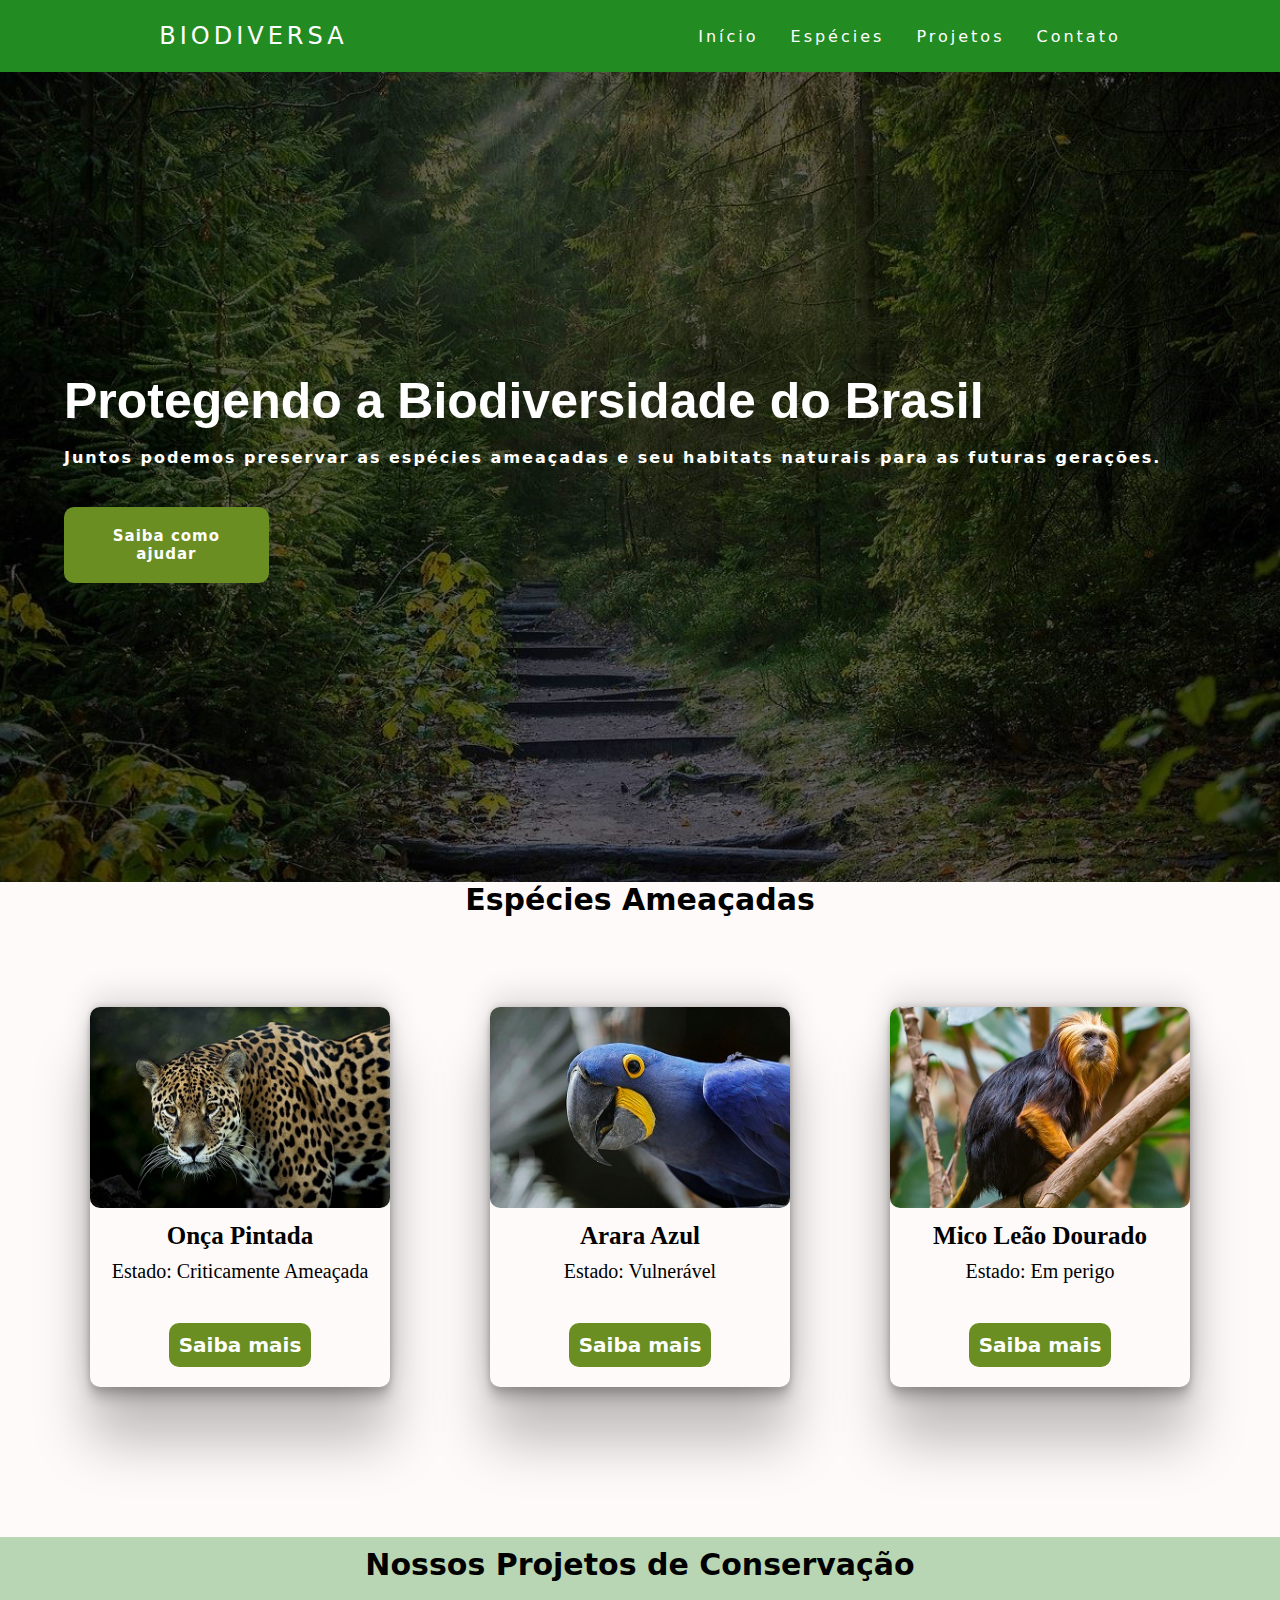
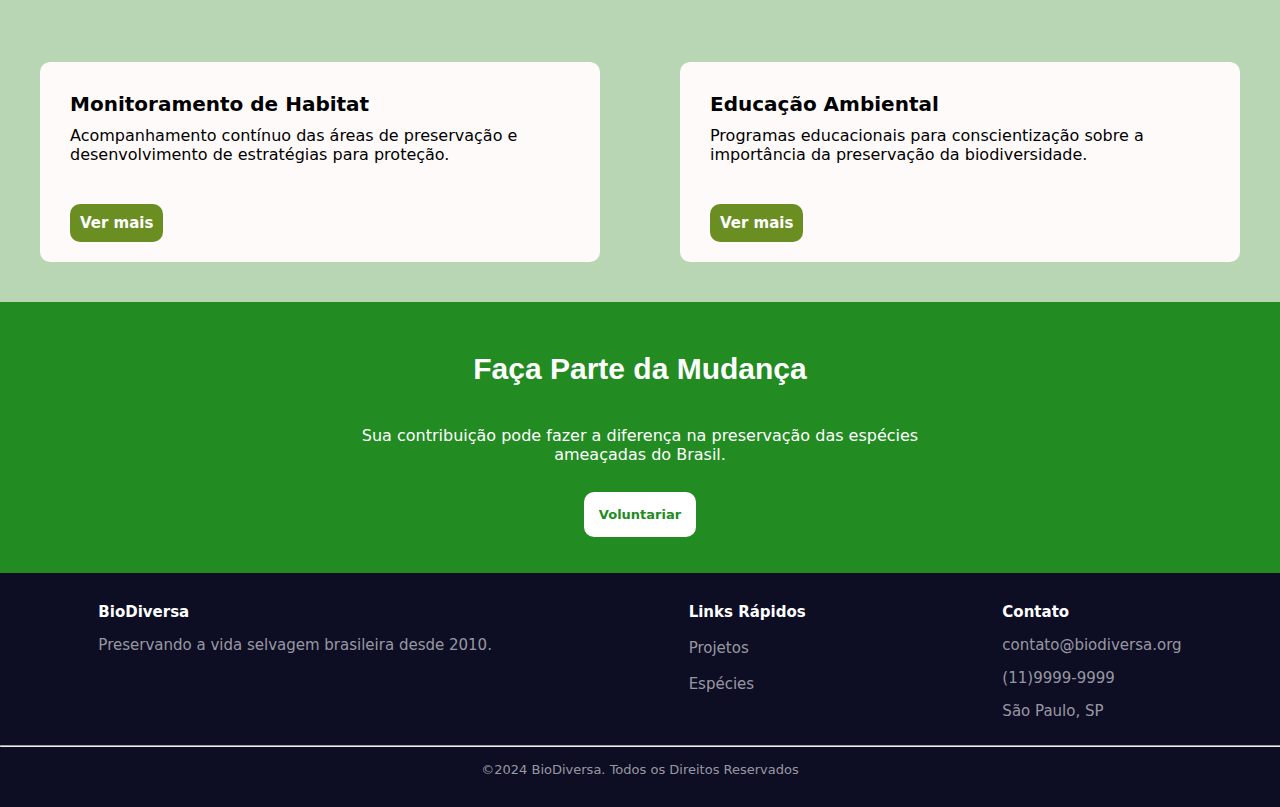
<file: index.html>
<!DOCTYPE html>
<html lang="pt-br">
<head>
    <meta charset="UTF-8">
    <meta name="viewport" content="width=device-width, initial-scale=1.0">
    <link rel="stylesheet" href="css/estilo.css">
    <title>BioDiversa - Início</title>
</head>
<body>
    <header>
        <nav>
          <a class="logo" href="/">BioDiversa</a>
          <ul class="nav-list">
            <li><a href="index.html">Início</a></li>
            <li><a href="especies.html">Espécies</a></li>
            <li><a href="projetos.html">Projetos</a></li>
            <li><a href="contato.html">Contato</a></li>
          </ul>
        </nav>
      </header>

      <div class="wrapper">
        <main>
          <section class="module parallax parallax-1">
            <h1>Protegendo a Biodiversidade do Brasil</h1><br>
            <p id="inicio">Juntos podemos preservar as espécies ameaçadas e seu habitats naturais para as futuras gerações.</p>
            <button class="comoajudar"><a href="projetos.html">Saiba como ajudar</a></button>
          </section>
    
          <section class="module content">
            <div>
              <h2>Espécies Ameaçadas</h2>
            <div class="main">
              <div class="card card1">
                <img src="imagens/onca.jpg">
                <h1>Onça Pintada</h1>
                <p>Estado: Criticamente Ameaçada</p>
                <button class="btn"><a href="especies.html">Saiba mais</a></button>
              </div>
              <div class="card card2">
                <img src="imagens/arara.jpg">
                <h1>Arara Azul</h1>
                <p>Estado: Vulnerável</p>
                <button class="btn"><a href="especies.html">Saiba mais</a></button>
              </div>
              <div class="card card3">
                <img src="imagens/micoleao.jpg">
                <h1>Mico Leão Dourado</h1>
                <p>Estado: Em perigo</p>
                <button class="btn"><a href="especies.html">Saiba mais</a></button>
              </div>
            </div>
            <div class="conservacao">
              <h2>Nossos Projetos de Conservação</h2>
              <div class="main">
                <div class="card4">
                  <h1>Monitoramento de Habitat</h1>
                  <p>Acompanhamento contínuo das áreas de preservação e desenvolvimento de estratégias para proteção.</p>
                  <button class="btn2"><a href="projetos.html">Ver mais</a></button>
                </div>
                <div class="card5">
                  <h1>Educação Ambiental</h1>
                  <p>Programas educacionais para conscientização sobre a importância da preservação da biodiversidade.</p>
                  <button class="btn2"><a href="projetos.html">Ver mais</a></button>
                </div>
              </div>
            </div>
            <div class="voluntariar">
              <h2>Faça Parte da Mudança</h2>
              <p>Sua contribuição pode fazer a diferença na preservação das espécies<br> ameaçadas do Brasil.</p>
              <a class="btn3" href="contato.html">Voluntariar</a>
            </div>
            </div>
          </section>   
        </main>
      </div>
      <footer class="footer">
        <div class="container">
          <div class="biodiversa">
            <h3>BioDiversa</h3>
            <p>Preservando a vida selvagem brasileira desde 2010.</p>
          </div>
          <div class="links">
            <h3>Links Rápidos</h3><br>
            <a href="projetos.html">Projetos</a><br><br>
            <a href="especies.html">Espécies</a>
          </div>
          <div class="contato">
            <h3>Contato</h3>
            <p>contato@biodiversa.org</p>
            <p>(11)9999-9999</p>
            <p>São Paulo, SP</p>
          </div>
        </div>
        <hr width="100%" align="horizontal">
        <p class="copy">&copy;2024 BioDiversa. Todos os Direitos Reservados</p>
      </footer>
</body>
</html>
</file>
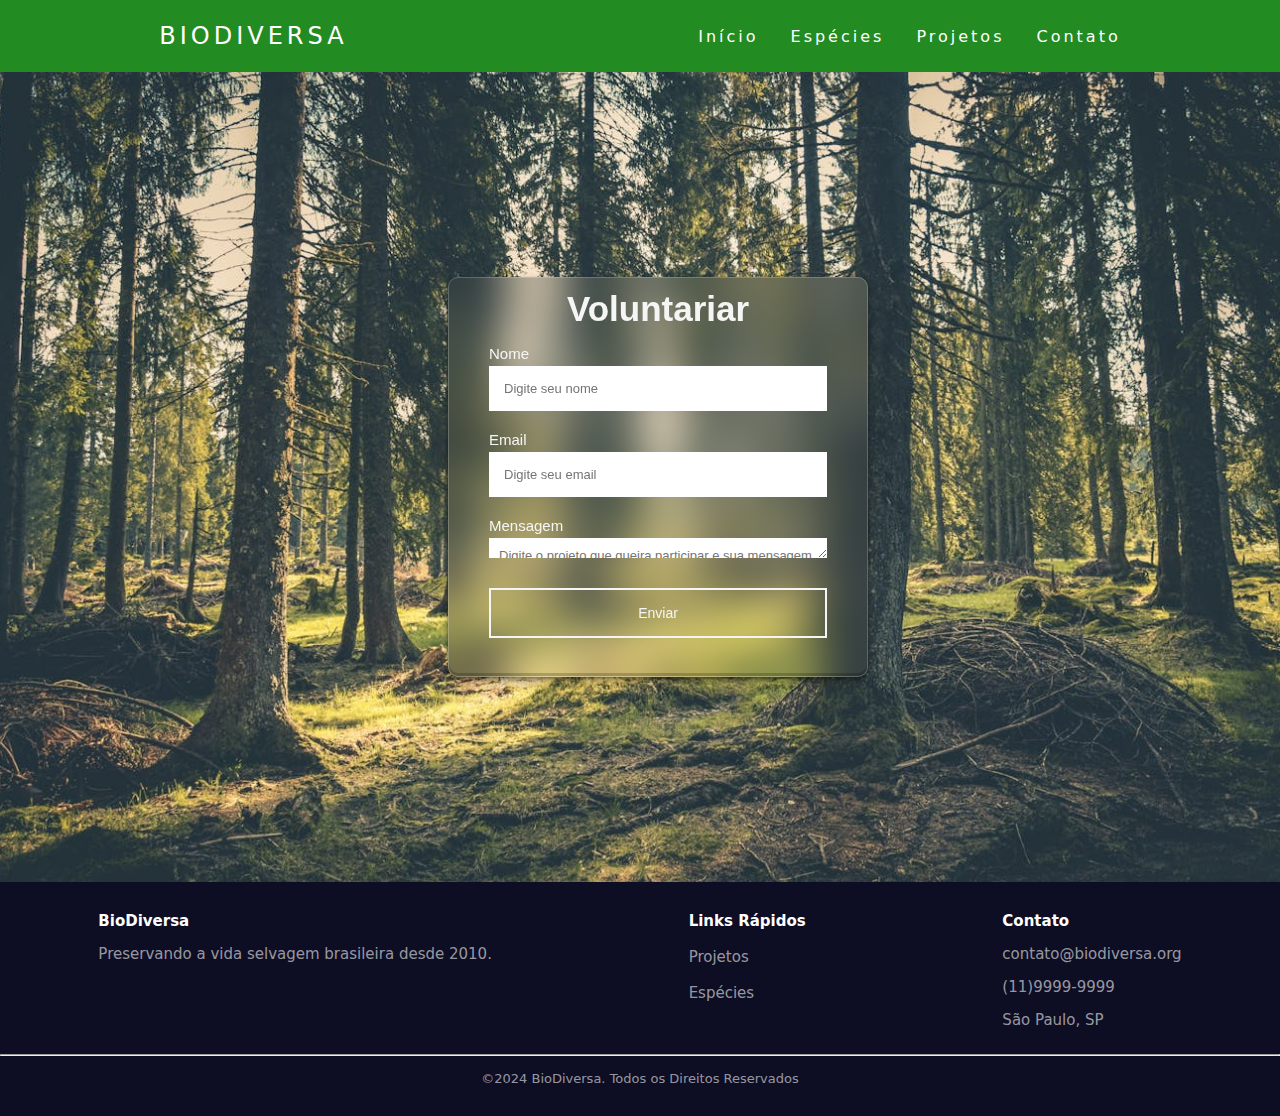
<file: contato.html>
<!DOCTYPE html>
<html lang="pt-br">
<head>
    <meta charset="UTF-8">
    <meta name="viewport" content="width=device-width, initial-scale=1.0">
    <link rel="stylesheet" href="css/contato.css">
    <title>BioDiversa - Contato</title>
</head>
<body>
    <header>
        <nav>
          <a class="logo" href="/">BioDiversa</a>
          <ul class="nav-list">
            <li><a href="index.html">Início</a></li>
            <li><a href="especies.html">Espécies</a></li>
            <li><a href="projetos.html">Projetos</a></li>
            <li><a href="contato.html">Contato</a></li>
          </ul>
        </nav>
      </header>
      <div class="wrapper">
        <main>
          <section class="module parallax parallax-4">
            <section class="section">
                <h2>Voluntariar</h2>
                <form action="https://api.staticforms.xyz/submit" method="post">
                    <label>Nome</label>
                    <input type="text" name="name" placeholder="Digite seu nome" autocomplete="off" required>
                    <label>Email</label>
                    <input type="email" name="email" placeholder="Digite seu email" autocomplete="off" required>
                    <label>Mensagem</label>
                    <textarea name="message" cols="100" rows="100" placeholder="Digite o projeto que queira participar e sua mensagem" required></textarea>
                    <button type="submit">Enviar</button>
                    
            <input type="hidden" name="accessKey" value="042be0d3-84fa-4ae8-aaed-2434cda72cac">
            <input type="hidden" name="redirectTo" value="http://127.0.0.1:5501/obrigado.html">
                </form>
            </section>
          </section>
        </main>
        <footer class="footer">
            <div class="container">
              <div class="biodiversa">
                <h3>BioDiversa</h3>
                <p>Preservando a vida selvagem brasileira desde 2010.</p>
              </div>
              <div class="links">
                <h3>Links Rápidos</h3><br>
                <a href="projetos.html">Projetos</a><br><br>
                <a href="especies.html">Espécies</a>
              </div>
              <div class="contato">
                <h3>Contato</h3>
                <p>contato@biodiversa.org</p>
                <p>(11)9999-9999</p>
                <p>São Paulo, SP</p>
              </div>
            </div>
            <hr width="100%" align="horizontal">
            <p class="copy">&copy;2024 BioDiversa. Todos os Direitos Reservados</p>
          </footer>
</body>
</html>
</file>
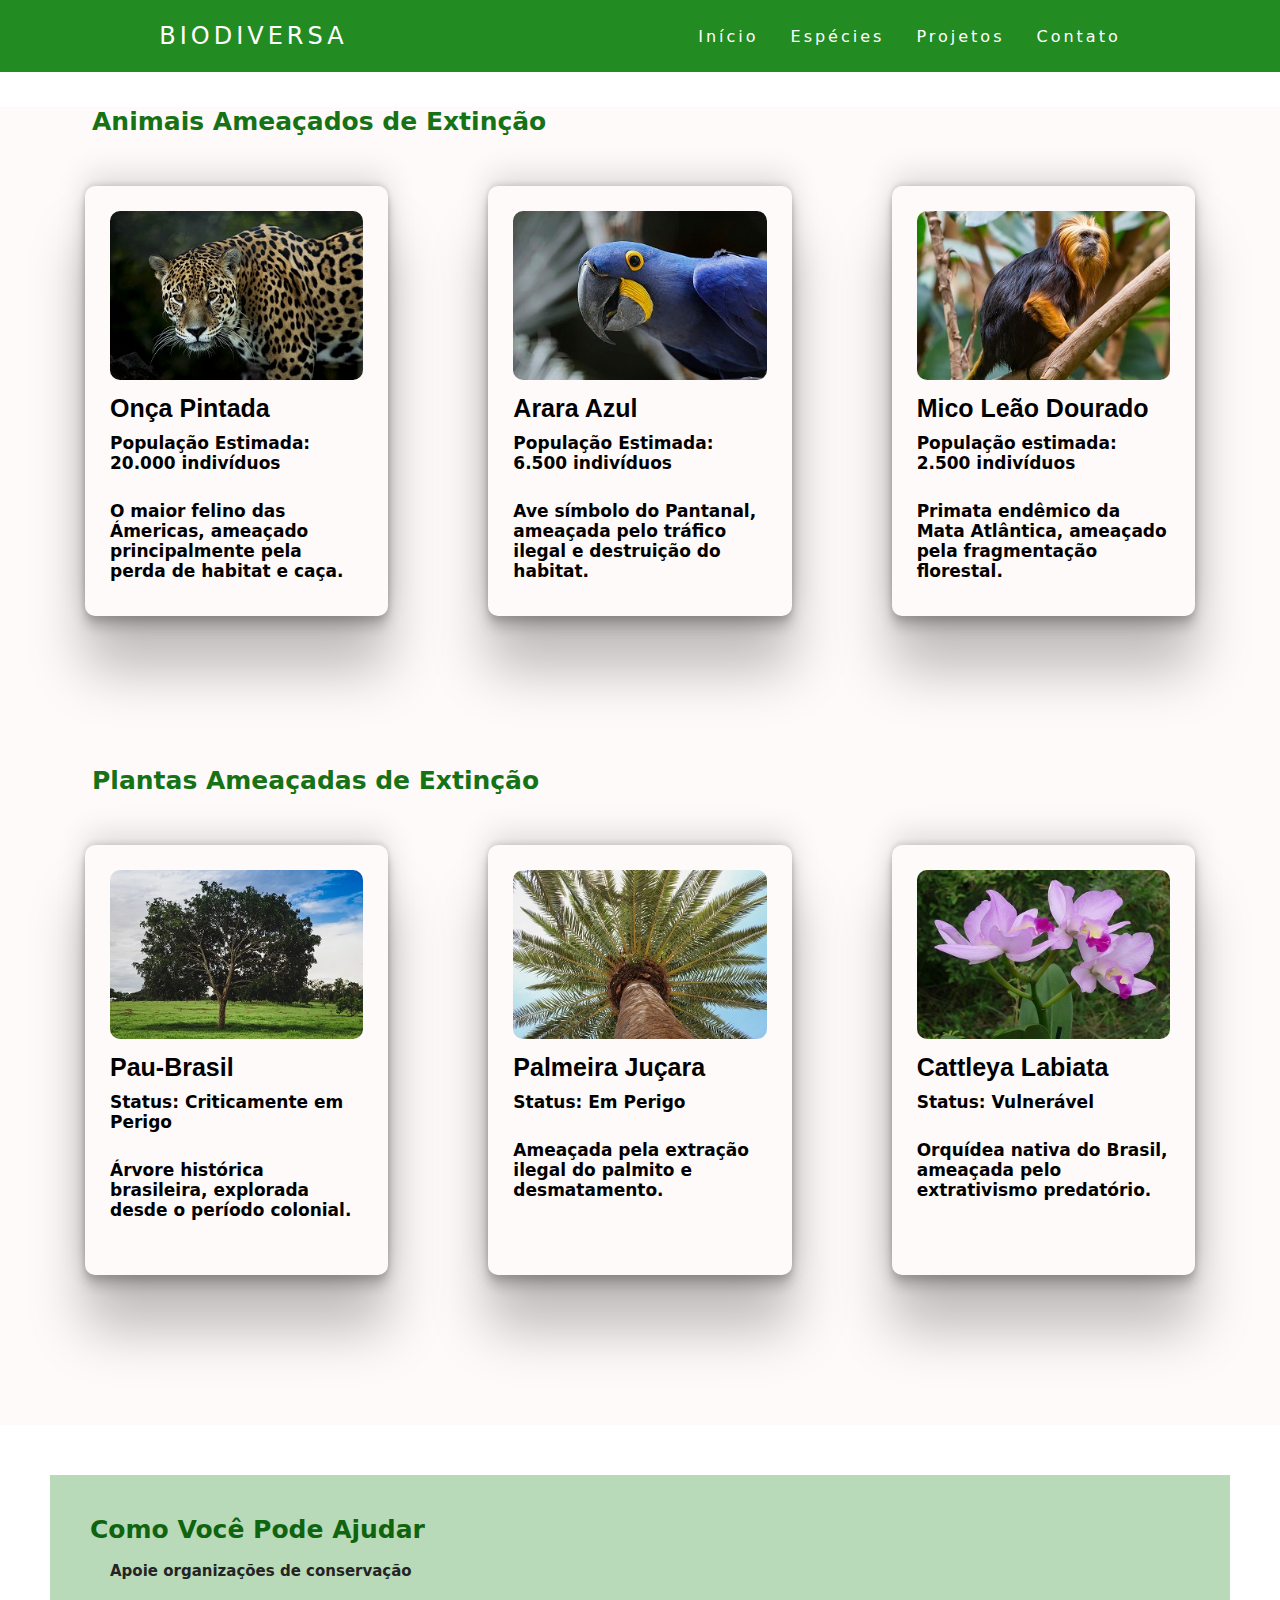
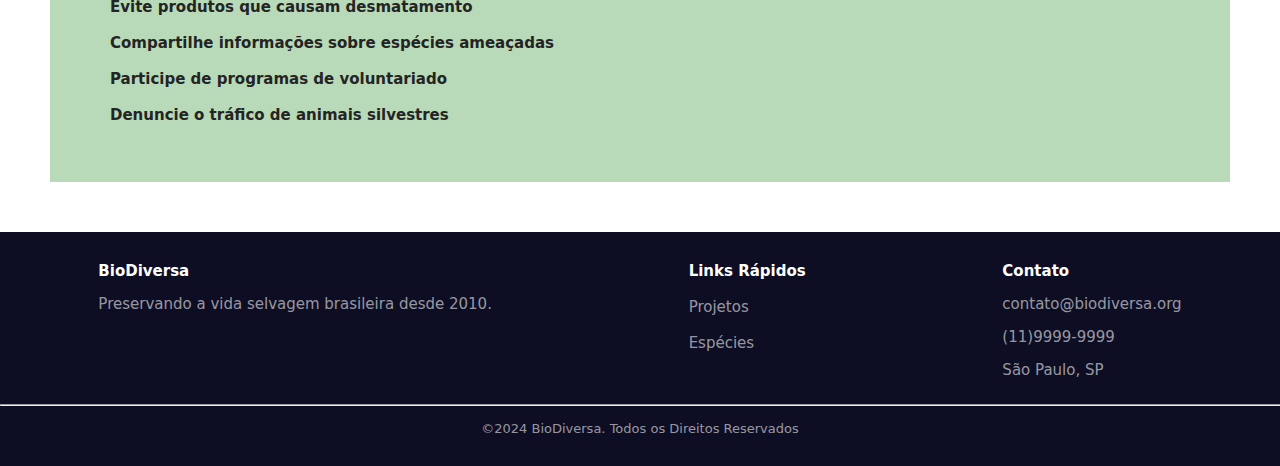
<file: especies.html>
<!DOCTYPE html>
<html lang="pt-br">
<head>
    <meta charset="UTF-8">
    <meta http-equiv="X-UA-Compatible" content="IE=edge">
    <meta name="viewport" content="width=device-width, initial-scale=1.0">
    <link rel="stylesheet" href="css/estilo.css">
    <title>BioDiversa - Espécies</title>
</head>
<body>
    <header>
        <nav>
          <a class="logo" href="/">BioDiversa</a>
          <ul class="nav-list">
            <li><a href="index.html">Início</a></li>
            <li><a href="especies.html">Espécies</a></li>
            <li><a href="projetos.html">Projetos</a></li>
            <li><a href="contato.html">Contato</a></li>
          </ul>
        </nav>
      </header>

      <div class="wrapper">
        <main>
          <section class="animais">
            <h1>Animais Ameaçados de Extinção</h1>
            <div class="main">
              <div class="card card6">
                <img src="imagens/onca.jpg">
                <h1>Onça Pintada</h1>
                <p>População Estimada: 20.000 indivíduos</p><br>
                <p>O maior felino das Ámericas, ameaçado principalmente pela perda de habitat e caça.</p>
              </div>
              <div class="card card7">
                <img src="imagens/arara.jpg">
                <h1>Arara Azul</h1>
                <p>População Estimada: 6.500 indivíduos</p><br>
                <p>Ave símbolo do Pantanal, ameaçada pelo tráfico ilegal e destruição do habitat.</p>
              </div>
              <div class="card card8">
                <img src="imagens/micoleao.jpg">
                <h1>Mico Leão Dourado</h1>
                <p>População estimada: 2.500 indivíduos</p><br>
                <p>Primata endêmico da Mata Atlântica, ameaçado pela fragmentação florestal.</p>
              </div>
            </div>
            <h1>Plantas Ameaçadas de Extinção</h1>
            <div class="main">
              <div class="card card6">
                <img src="imagens/arvore.jpg">
                <h1>Pau-Brasil</h1>
                <p>Status: Criticamente em Perigo</p><br>
                <p>Árvore histórica brasileira, explorada desde o período colonial.</p>
              </div>
              <div class="card card7">
                <img src="imagens/palmeira.jpg">
                <h1>Palmeira Juçara</h1>
                <p>Status: Em Perigo</p><br>
                <p>Ameaçada pela extração ilegal do palmito e desmatamento.</p>
              </div>
              <div class="card card8">
                <img src="imagens/cattleya.jpg">
                <h1>Cattleya Labiata</h1>
                <p>Status: Vulnerável</p><br>
                <p>Orquídea nativa do Brasil, ameaçada pelo extrativismo predatório.</p>
              </div>
            </div>
          </section>
        </main>
        <section class="ajudar">
          <h1>Como Você Pode Ajudar</h1><br>
          <p>Apoie organizações de conservação</p><br>
          <p>Evite produtos que causam desmatamento</p><br>
          <p>Compartilhe informações sobre espécies ameaçadas</p><br>
          <p>Participe de programas de voluntariado</p><br>
          <p>Denuncie o tráfico de animais silvestres</p><br>
        </section>
      </div>
      <footer class="footer">
        <div class="container">
          <div class="biodiversa">
            <h3>BioDiversa</h3>
            <p>Preservando a vida selvagem brasileira desde 2010.</p>
          </div>
          <div class="links">
            <h3>Links Rápidos</h3><br>
            <a href="projetos.html">Projetos</a><br><br>
            <a href="especies.html">Espécies</a>
          </div>
          <div class="contato">
            <h3>Contato</h3>
            <p>contato@biodiversa.org</p>
            <p>(11)9999-9999</p>
            <p>São Paulo, SP</p>
          </div>
        </div>
        <hr width="100%" align="horizontal">
        <p class="copy">&copy;2024 BioDiversa. Todos os Direitos Reservados</p>
      </footer>
</body>
</html>
</file>
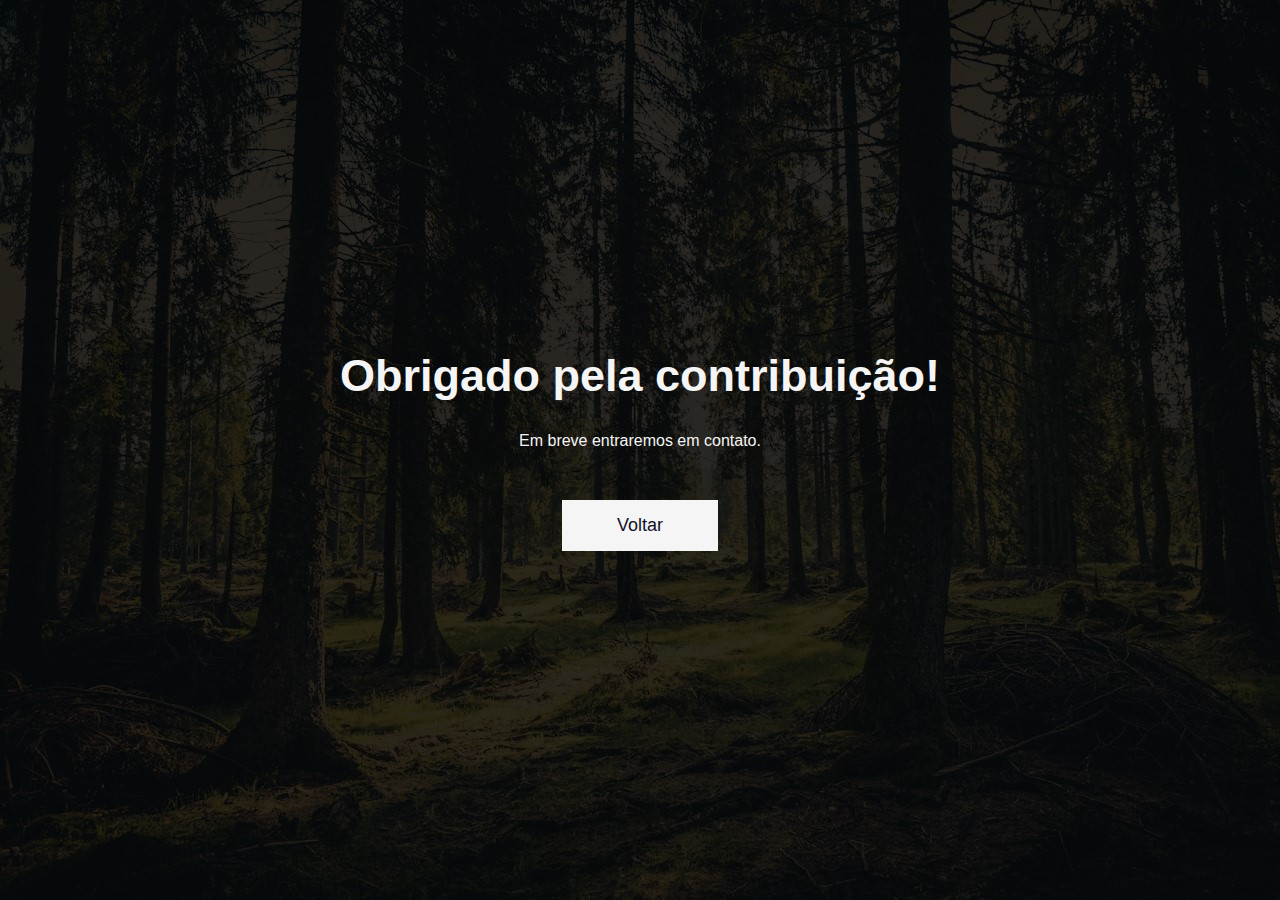
<file: obrigado.html>
<!DOCTYPE html>
<html lang="pt-br">
<head>
    <meta charset="UTF-8">
    <meta name="viewport" content="width=device-width, initial-scale=1.0">
    <link rel="stylesheet" href="css/contato.css">
    <title>BioDiversa</title>
</head>
      <body class="main">
        <h1 class="text">Obrigado pela contribuição!</h1>
        <p class="paragrafo">Em breve entraremos em contato.</p>
        <a href="index.html" class="btn">Voltar</a>
    </body>
</html>
</file>
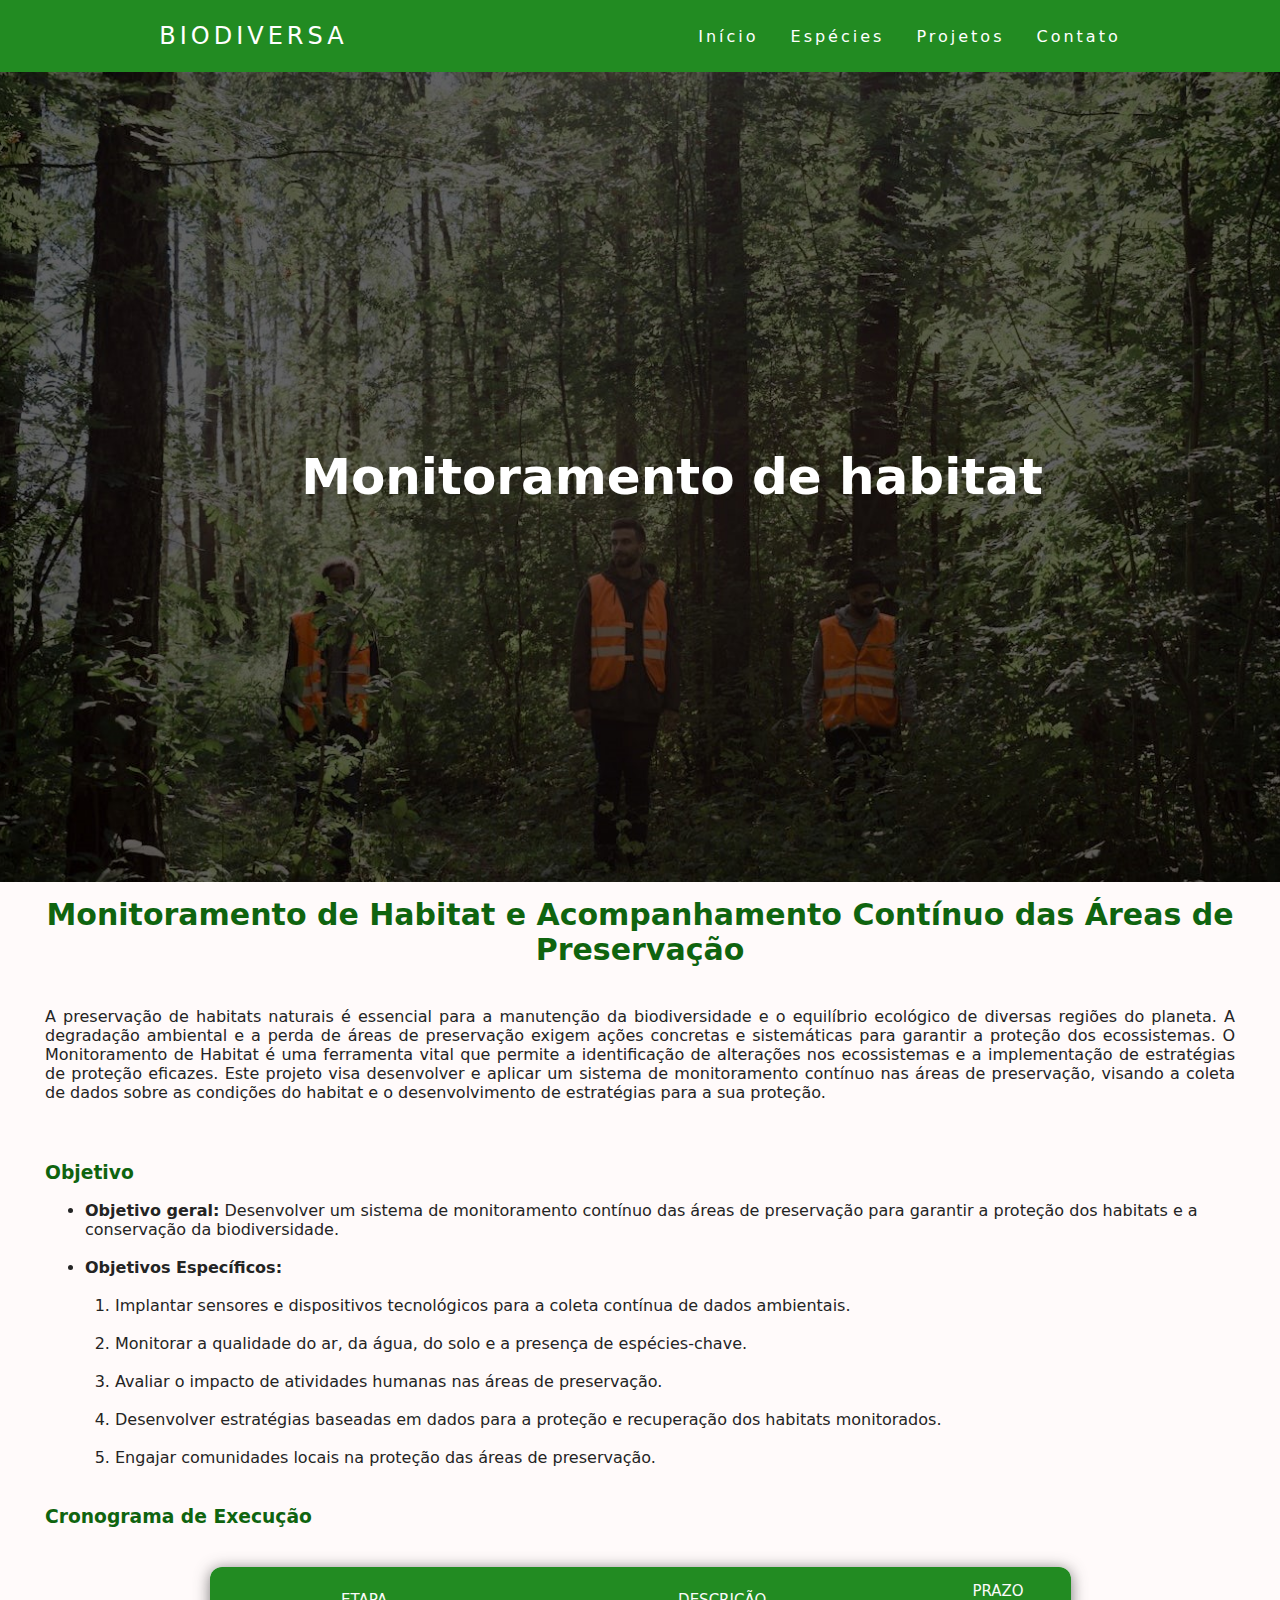
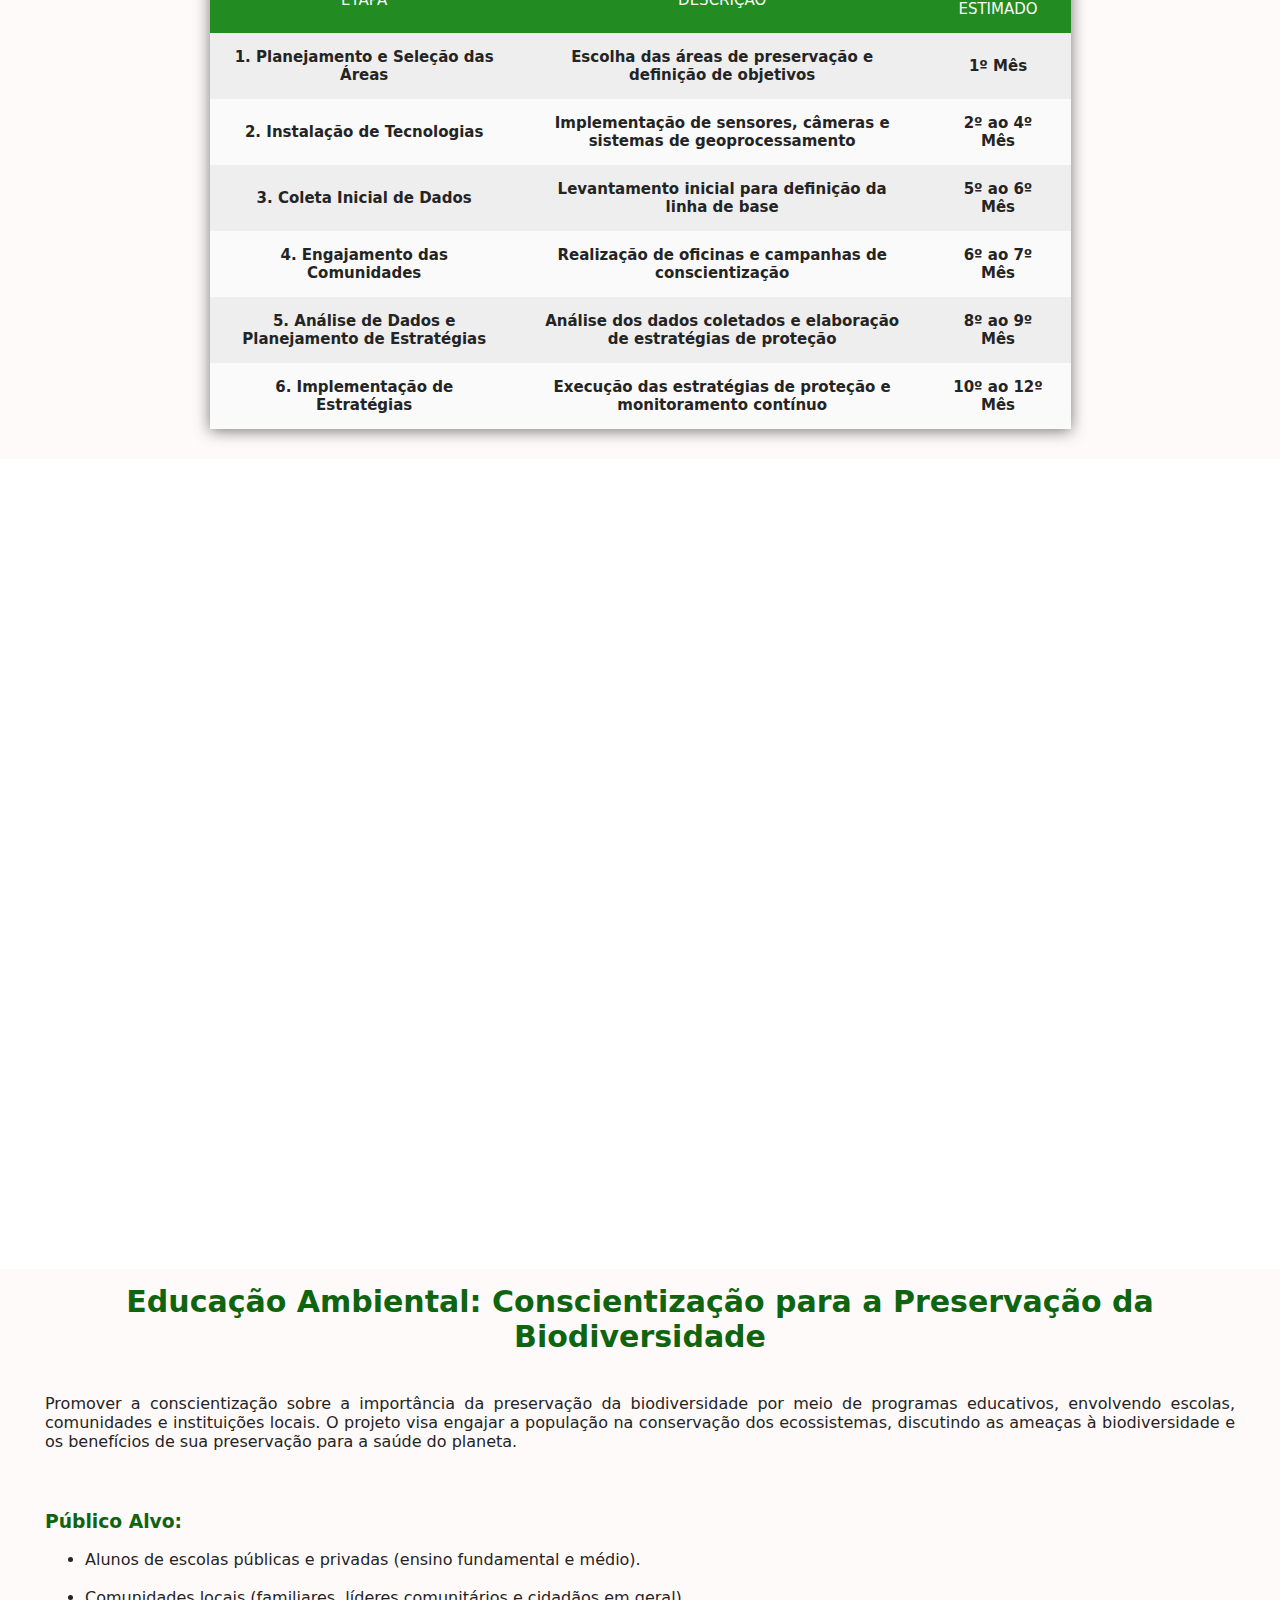
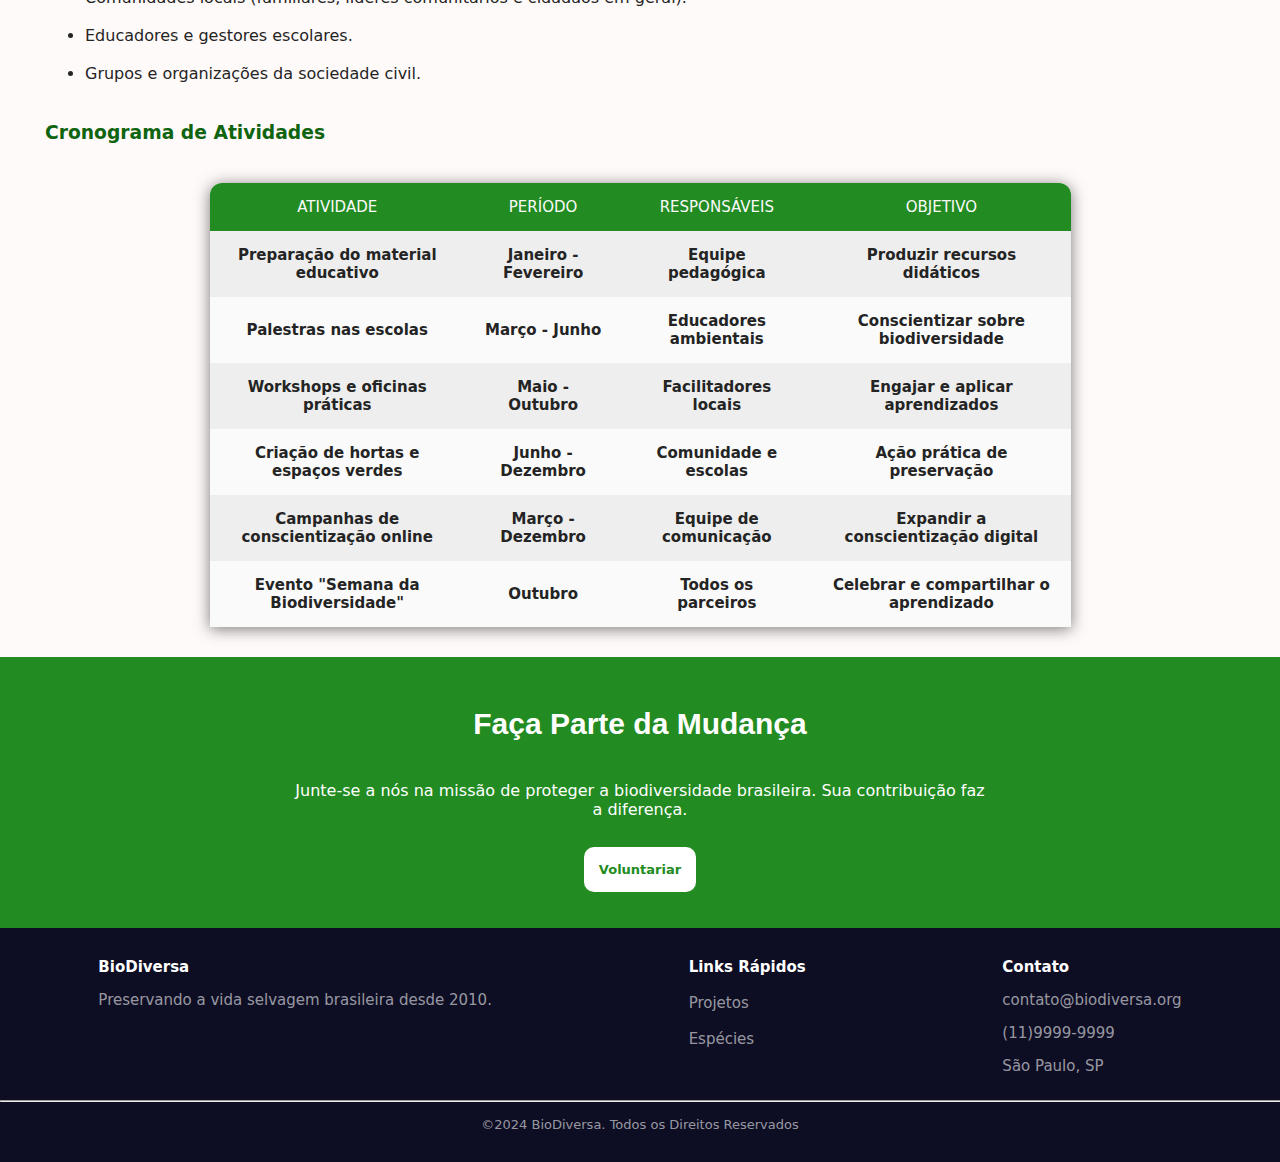
<file: projetos.html>
<!DOCTYPE html>
<html lang="pt-br">
<head>
    <meta charset="UTF-8">
    <meta name="viewport" content="width=device-width, initial-scale=1.0">
    <link rel="stylesheet" href="css/estilo.css">
    <title>BioDiversa - Projetos</title>
</head>
<body>
    <header>
        <nav>
          <a class="logo" href="/">BioDiversa</a>
          <ul class="nav-list">
            <li><a href="index.html">Início</a></li>
            <li><a href="especies.html">Espécies</a></li>
            <li><a href="projetos.html">Projetos</a></li>
            <li><a href="contato.html">Contato</a></li>
          </ul>
        </nav>
      </header>

      <div class="wrapper">
        <main>
            <section class="module content">
              </div>
            </section> 
    
          
          <section class="module parallax parallax-2">
            <h1>Monitoramento de habitat</h1>
          </section>
    
          <section class="module content">
            <div class="prj1">
              <h2> Monitoramento de Habitat e Acompanhamento Contínuo das Áreas de Preservação</h2>
              <p>A preservação de habitats naturais é essencial para a manutenção da biodiversidade e o equilíbrio 
                ecológico de diversas regiões do planeta. A degradação ambiental e a perda de áreas de preservação 
                exigem ações concretas e sistemáticas para garantir a proteção dos ecossistemas. O Monitoramento de 
                Habitat é uma ferramenta vital que permite a identificação de alterações nos ecossistemas e a 
                implementação de estratégias de proteção eficazes. Este projeto visa desenvolver e aplicar um sistema 
                de monitoramento contínuo nas áreas de preservação, visando a coleta de dados sobre as condições do 
                habitat e o desenvolvimento de estratégias para a sua proteção.</p>       
                <h3>Objetivo</h3><br>
                <ul>
                    <li><span>Objetivo geral:</span> Desenvolver um sistema de monitoramento contínuo das áreas de preservação para 
                        garantir a proteção dos habitats e a conservação da biodiversidade.</li><br>
                    <li><span>Objetivos Específicos:</span></li><br>
                    <ol class="ol">
                        <li>Implantar sensores e dispositivos tecnológicos para a coleta contínua de dados ambientais.
                        </li><br>
                        <li>Monitorar a qualidade do ar, da água, do solo e a presença de espécies-chave.</li><br>
                        <li>Avaliar o impacto de atividades humanas nas áreas de preservação.</li><br>
                        <li>Desenvolver estratégias baseadas em dados para a proteção e recuperação dos habitats 
                            monitorados.</li><br>
                        <li>Engajar comunidades locais na proteção das áreas de preservação.</li><br>
                    </ol>
                </ul>  
                <h3>Cronograma de Execução</h3>

               
                <table>
               
                <tr>
               
                <th>Etapa</th>
               
                <th>Descrição</th>
               
                <th>Prazo Estimado</th>
            
               
                </tr>
               
               
                 <tr>
               
                  <td>1. Planejamento e Seleção das Áreas</td>
                  <td>Escolha das áreas de preservação e definição de objetivos</td>
                  <td>1º Mês</td>
               
                </tr>
               
                <tr>
               
                  <td>2. Instalação de Tecnologias</td>
                  <td>Implementação de sensores, câmeras e sistemas de geoprocessamento</td>
                  <td>2º ao 4º Mês</td>
              
               
                </tr>
               
                <tr>
               
                  <td>3. Coleta Inicial de Dados</td>
                  <td>Levantamento inicial para definição da linha de base</td>
                  <td>5º ao 6º Mês</td>
               
               
                </tr>
               
                <tr>
               
                  <td>4. Engajamento das Comunidades</td>
                  <td>Realização de oficinas e campanhas de conscientização</td>
                  <td>6º ao 7º Mês</td>
               
               
                </tr>
               
                <tr>
               
                  <td>5. Análise de Dados e Planejamento de Estratégias</td>
                  <td>Análise dos dados coletados e elaboração de estratégias de proteção</td>
                  <td>8º ao 9º Mês</td>
               
               
                </tr>
               
                <tr>
               
                  <td>6. Implementação de Estratégias</td>
                  <td>Execução das estratégias de proteção e monitoramento contínuo</td>
                  <td>10º ao 12º Mês</td>
               
               
                </tr>
               
               
                </table>
            </div>
          </section>
    
          <section class="module parallax parallax-3">
            <h1>Educação Ambiental</h1>
          </section>
    
          <section class="module content">
            <div class="prj1">
              <h2>Educação Ambiental: Conscientização para a Preservação da Biodiversidade</h2>
              <p>Promover a conscientização sobre a importância da preservação da biodiversidade por meio de programas 
                 educativos, envolvendo escolas, comunidades e instituições locais. O projeto visa engajar a população
                 na conservação dos ecossistemas, discutindo as ameaças à biodiversidade e os benefícios de sua 
                 preservação para a saúde do planeta.</p>
                 <h3>Público Alvo:</h3><br>
                 <ul>
                  <li>Alunos de escolas públicas e privadas (ensino fundamental e médio).</li><br>
                  <li>Comunidades locais (familiares, líderes comunitários e cidadãos em geral).</li><br>
                  <li>Educadores e gestores escolares.</li><br>
                  <li>Grupos e organizações da sociedade civil.</li><br>
                 </ul>
                 <h3>Cronograma de Atividades</h3>

                 <table>
               
                  <tr>
                 
                  <th>Atividade</th>
                 
                  <th>Período</th>
                 
                  <th>Responsáveis</th>

                  <th>Objetivo</th>
              
                 
                  </tr>
                 
                 
                   <tr>
                 
                    <td>Preparação do material educativo</td>
                    <td>Janeiro - Fevereiro</td>
                    <td>Equipe pedagógica</td>
                    <td>Produzir recursos didáticos</td>
                 
                  </tr>
                 
                  <tr>
                 
                    <td>Palestras nas escolas</td>
                    <td>Março - Junho</td>
                    <td>Educadores ambientais</td>
                    <td>Conscientizar sobre biodiversidade</td>
                
                 
                  </tr>
                 
                  <tr>
                 
                    <td>Workshops e oficinas práticas</td>
                    <td>Maio - Outubro</td>
                    <td>Facilitadores locais</td>
                    <td>Engajar e aplicar aprendizados</td>
                 
                 
                  </tr>
                 
                  <tr>
                 
                    <td>Criação de hortas e espaços verdes</td>
                    <td>Junho - Dezembro</td>
                    <td>Comunidade e escolas</td>
                    <td>Ação prática de preservação</td>
                 
                 
                  </tr>
                 
                  <tr>
                 
                    <td>Campanhas de conscientização online</td>
                    <td>Março - Dezembro</td>
                    <td>Equipe de comunicação</td>
                    <td>Expandir a conscientização digital</td>
                 
                 
                  </tr>
                 
                  <tr>
                 
                    <td>Evento "Semana da Biodiversidade"</td>
                    <td>Outubro</td>
                    <td>Todos os parceiros</td>
                    <td>Celebrar e compartilhar o aprendizado</td>
                 
                 
                  </tr>
                 
                 
                  </table>
          
            </div>
            <div class="voluntariar">
              <h2>Faça Parte da Mudança</h2>
              <p>Junte-se a nós na missão de proteger a biodiversidade brasileira. Sua contribuição faz<br>
              a diferença.</p>
              <a class="btn3" href="contato.html">Voluntariar</a>
            </div>
          </section>

        </main>
      </div>
      <footer class="footer">
        <div class="container">
          <div class="biodiversa">
            <h3>BioDiversa</h3>
            <p>Preservando a vida selvagem brasileira desde 2010.</p>
          </div>
          <div class="links">
            <h3>Links Rápidos</h3><br>
            <a href="projetos.html">Projetos</a><br><br>
            <a href="especies.html">Espécies</a>
          </div>
          <div class="contato">
            <h3>Contato</h3>
            <p>contato@biodiversa.org</p>
            <p>(11)9999-9999</p>
            <p>São Paulo, SP</p>
          </div>
        </div>
        <hr width="100%" align="horizontal">
        <p class="copy">&copy;2024 BioDiversa. Todos os Direitos Reservados</p>
      </footer>
</body>
</html>
</file>
<file: css/estilo.css>
* {
    margin: 0;
    padding: 0;
}
a{
    color: #fff;
    text-decoration: none;
    transition: 0.3s;
}
  
a:hover{
    opacity: 0.7;
}
  
.logo{
    font-size: 24px;
    text-transform: uppercase;
    letter-spacing: 4px;
}
  
nav{
    display: flex;
    justify-content: space-around;
    align-items: center;
    font-family: system-ui, -apple-system, Helvetica, Arial, sans-serif;
    background: #228b22;
    height: 8vh;
}
.nav-list{
    list-style: none;
    display: flex;
}
  
.nav-list li{
    letter-spacing: 3px;
    margin-left: 32px;
}
#inicio{
    color: #FFF;
    font-family: system-ui, -apple-system, Helvetica, Arial, sans-serif;
    letter-spacing: 2px;
    margin-left: 5%;
    font-weight: bolder;
}
.comoajudar{
    background-color: #6B8E23;
    text-decoration: none;
    transition: 0.3s;
    margin-right: 79%;
    margin-left: 5%;
    padding: 20px;
    border-radius: 10px;
    font-family: system-ui, -apple-system, BlinkMacSystemFont, 'Segoe UI', Roboto, Oxygen, Ubuntu, Cantarell, 'Open Sans', 'Helvetica Neue', sans-serif;
    letter-spacing: 1px;
    text-align: center;
    font-weight: bolder;
    font-size: 15px;
    border: none;
}
.comoajudar:hover{
  background-color: #228b22;
  cursor: pointer;
}

body{
    margin:0;
    padding:0;
    color: #242424;
    font-family: sans-serif;
    word-wrap: break-word;
    overflow-wrap: break-word;
  }
  
  h1,h2,h3,h4,h5,h6{
    font-weight: 750;
    color: #000;
  }
  h2{
    text-align: center;
    font-family: system-ui, -apple-system, BlinkMacSystemFont, 'Segoe UI', Roboto, Oxygen, Ubuntu, Cantarell, 'Open Sans', 'Helvetica Neue', sans-serif;
  }
  
  .wrapper{
    width: 100%;
    margin: 0 auto;
  }
  
  main{
    display: block;
    background-color: #fffafa;
  }
  
  section.module p{
    margin-bottom: 40px;
  }
  
  section.module:last-child{
    margin-bottom: 0;
  }
  
  section.module h2{
    margin-bottom: 40px;
    font-size: 30px;
  }
  
  section.module.content{
   background: #fffafa; 
  }
  
  section.module.parallax{
    display: flex;
    flex-direction: column;
    justify-content: center;
    height: 90vh !important;
    width: 100%;
    position: relative;
    overflow: hidden;
    background-position: 50% 50%;
    background-repeat: no-repeat;
    background-attachment: fixed;
    background-size: cover;
    -webkit-background-size: cover;
    -moz-background-size: cover;
    -o-background-size: cover;
  }
  
  
  section.module.parallax-1{
    background-image: url("../imagens/floresta2.jpg");
  }
  section.module.parallax-2{
    background-image: url("../imagens/apn2.jpg");
  }
  section.module.parallax-2 h1{
    text-align: center;
    font-family: system-ui, -apple-system, BlinkMacSystemFont, 'Segoe UI', Roboto, Oxygen, Ubuntu, Cantarell, 'Open Sans', 'Helvetica Neue', sans-serif;
  }
  section.module.parallax-3{
    background-image: url("../imagens/planta3.jpg");
  }
  section.module.parallax-3 h1{
    text-align: center;
    font-family: system-ui, -apple-system, BlinkMacSystemFont, 'Segoe UI', Roboto, Oxygen, Ubuntu, Cantarell, 'Open Sans', 'Helvetica Neue', sans-serif;
  }
  section.module.parallax-4{
    background-image: url("../imagens/imgctt.jpg");
  }
  
  section.module.parallax h1{
    color: #FFF;
    font-size: 50px;
    z-index: 50;
    margin-left: 5%;
  }
  .main{
    display: flex;
    justify-content: center;
  }
  .card{
    margin: 50px;
    background-color: #fffafa;
    color: #000000;
    width: 300px;
    height: 380px;
    border-radius: 10px;
    box-shadow: rgba(0, 0, 0, 0.25) 0px 54px 55px, rgba(0, 0, 0, 0.12) 0px -12px 30px, rgba(0, 0, 0, 0.12) 0px 4px 6px, rgba(0, 0, 0, 0.17) 0px 12px 13px, rgba(0, 0, 0, 0.09) 0px -3px 5px;
    text-align: center;
    margin-bottom: 150px;
  }
  .card>img{
    width: 100%;
    border-radius: 10px;
  }
  .card>h1{
    font-size: 25px;
    padding-top: 10px;
    font-family: 'Times New Roman', Times, serif;
  }
  .card>p{
    font-size: 20px;
    padding-top: 10px;
    font-family: 'Times New Roman', Times, serif;
  }
  .btn{
    font-size: 20px;
    padding: 10px;
    font-family: system-ui, -apple-system, BlinkMacSystemFont, 'Segoe UI', Roboto, Oxygen, Ubuntu, Cantarell, 'Open Sans', 'Helvetica Neue', sans-serif;
    border: none;
    background-color: #6B8E23;
    color: #FFF;
    font-weight: 600;
    border-radius: 10px;
    transition: 0.5s background;
  }
  .btn:hover{
    transition: 0.5s background;
    background-color: #228b22;
    cursor: pointer;
  }
  .conservacao{
    background-color: #228b2252;
  }
  .conservacao>h2{
    padding-top: 10px;
  }
  .card4{
    width: 550px;
    height: 140px;
    margin: 40px;
    background-color: #fffafa;
    color: #000000;
    border-radius: 10px;
    padding: 30px;
  }
  .card4>h1{
    font-size: 20px;
    font-family: system-ui, -apple-system, BlinkMacSystemFont, 'Segoe UI', Roboto, Oxygen, Ubuntu, Cantarell, 'Open Sans', 'Helvetica Neue', sans-serif;
  }
  .card4>p{
    padding-top: 10px;
    font-family: system-ui, -apple-system, BlinkMacSystemFont, 'Segoe UI', Roboto, Oxygen, Ubuntu, Cantarell, 'Open Sans', 'Helvetica Neue', sans-serif;
  }
  .card5{
    width: 550px;
    height: 140px;
    margin: 40px;
    background-color: #fffafa;
    color: #000000;
    border-radius: 10px;
    padding: 30px;
  }
  .card5>h1{
    font-size: 20px;
    font-family: system-ui, -apple-system, BlinkMacSystemFont, 'Segoe UI', Roboto, Oxygen, Ubuntu, Cantarell, 'Open Sans', 'Helvetica Neue', sans-serif;
  }
  .card5>p{
    padding-top: 10px;
    font-family: system-ui, -apple-system, BlinkMacSystemFont, 'Segoe UI', Roboto, Oxygen, Ubuntu, Cantarell, 'Open Sans', 'Helvetica Neue', sans-serif;
  }
  .btn2{
    font-size: 15px;
    padding: 10px;
    font-family: system-ui, -apple-system, BlinkMacSystemFont, 'Segoe UI', Roboto, Oxygen, Ubuntu, Cantarell, 'Open Sans', 'Helvetica Neue', sans-serif;
    border: none;
    background-color: #6B8E23;
    color: #FFF;
    font-weight: 600;
    border-radius: 10px;
    transition: 0.5s background;
  }
  .btn2:hover{
    transition: 0.5s background;
    background-color: #228b22;
    cursor: pointer;
  }
  .voluntariar{
    background-color: #228b22;
    text-align: center;
    color: #FFF;
    padding: 50px;
    font-family: system-ui, -apple-system, BlinkMacSystemFont, 'Segoe UI', Roboto, Oxygen, Ubuntu, Cantarell, 'Open Sans', 'Helvetica Neue', sans-serif;
  }
  .voluntariar2{
    background-color: #228b22;
  }
  .voluntariar>h2{
    color: #FFF;
    font-family: 'Gill Sans', 'Gill Sans MT', Calibri, 'Trebuchet MS', sans-serif
  }
  .btn3{
    font-size: 13px;
    padding: 15px;
    font-family: system-ui, -apple-system, BlinkMacSystemFont, 'Segoe UI', Roboto, Oxygen, Ubuntu, Cantarell, 'Open Sans', 'Helvetica Neue', sans-serif;
    border: none;
    background-color: #ffffff;
    color: #228b22;
    font-weight: bolder;
    border-radius: 10px;
    transition: 0.5s background;
  }
  .btn3:hover{
    transition: 0.5s background;
    background-color: #dddada;
    cursor: pointer;
  }
  .footer{
    background-color: #0d0d24;
    color: #ffffff94;
  }
  .container{
    display: flex;
    justify-content: space-around;
    padding-top: 30px;
    padding-bottom: 25px;
  }
  .biodiversa>h3{
    font-size: 15px;
    color: #ffffff;
    font-family: system-ui, -apple-system, BlinkMacSystemFont, 'Segoe UI', Roboto, Oxygen, Ubuntu, Cantarell, 'Open Sans', 'Helvetica Neue', sans-serif;
  }
  .biodiversa>p{
    font-size: 15px;
    padding-top: 15px;
    font-family: system-ui, -apple-system, BlinkMacSystemFont, 'Segoe UI', Roboto, Oxygen, Ubuntu, Cantarell, 'Open Sans', 'Helvetica Neue', sans-serif;
  }
  .links>h3{
    font-size: 15px;
    color: #ffffff;
    font-family: system-ui, -apple-system, BlinkMacSystemFont, 'Segoe UI', Roboto, Oxygen, Ubuntu, Cantarell, 'Open Sans', 'Helvetica Neue', sans-serif;
  }
  .links>p{
    font-size: 15px;
    padding-top: 15px;
    font-family: system-ui, -apple-system, BlinkMacSystemFont, 'Segoe UI', Roboto, Oxygen, Ubuntu, Cantarell, 'Open Sans', 'Helvetica Neue', sans-serif;
  }
  .links>a{
    font-size: 15px;
    color: #ffffff94;
    font-family: system-ui, -apple-system, BlinkMacSystemFont, 'Segoe UI', Roboto, Oxygen, Ubuntu, Cantarell, 'Open Sans', 'Helvetica Neue', sans-serif;
  }
  .links>a:hover{
    text-decoration: underline;
  }
  .contato>h3{
    font-size: 15px;
    color: #ffffff;
    font-family: system-ui, -apple-system, BlinkMacSystemFont, 'Segoe UI', Roboto, Oxygen, Ubuntu, Cantarell, 'Open Sans', 'Helvetica Neue', sans-serif;
  }
  .contato>p{
    font-size: 15px;
    padding-top: 15px;
    font-family: system-ui, -apple-system, BlinkMacSystemFont, 'Segoe UI', Roboto, Oxygen, Ubuntu, Cantarell, 'Open Sans', 'Helvetica Neue', sans-serif;
  }
  .copy{
    text-align: center;
    font-family: system-ui, -apple-system, BlinkMacSystemFont, 'Segoe UI', Roboto, Oxygen, Ubuntu, Cantarell, 'Open Sans', 'Helvetica Neue', sans-serif;
    font-size: 13px;
    padding: 30px;
    padding-top: 15px;
    color: #ffffff94;
  }
  .animais{
   margin: 35px;
  }
  .animais>h1{
    font-family: system-ui, -apple-system, BlinkMacSystemFont, 'Segoe UI', Roboto, Oxygen, Ubuntu, Cantarell, 'Open Sans', 'Helvetica Neue', sans-serif;
    font-size: 25px;
    color: #157215;
    margin-left: 57px;
  }
  .card6{
    text-align: left;
    padding: 25px;
  }
  .card6>p{
    font-family: system-ui, -apple-system, BlinkMacSystemFont, 'Segoe UI', Roboto, Oxygen, Ubuntu, Cantarell, 'Open Sans', 'Helvetica Neue', sans-serif;
    font-size: 17px;
    font-weight: bolder;
  }
  .card6>h1{
    font-family: 'Trebuchet MS', 'Lucida Sans Unicode', 'Lucida Grande', 'Lucida Sans', Arial, sans-serif;
  }
  .card7{
    text-align: left;
    padding: 25px;
  }
  .card7>p{
    font-family: system-ui, -apple-system, BlinkMacSystemFont, 'Segoe UI', Roboto, Oxygen, Ubuntu, Cantarell, 'Open Sans', 'Helvetica Neue', sans-serif;
    font-size: 17px;
    font-weight: bolder;
  }
  .card7>h1{
    font-family: 'Trebuchet MS', 'Lucida Sans Unicode', 'Lucida Grande', 'Lucida Sans', Arial, sans-serif;
  }
  .card8{
    text-align: left;
    padding: 25px;
  }
  .card8>p{
    font-family: system-ui, -apple-system, BlinkMacSystemFont, 'Segoe UI', Roboto, Oxygen, Ubuntu, Cantarell, 'Open Sans', 'Helvetica Neue', sans-serif;
    font-size: 17px;
    font-weight: bolder;
  }
  .card8>h1{
    font-family: 'Trebuchet MS', 'Lucida Sans Unicode', 'Lucida Grande', 'Lucida Sans', Arial, sans-serif;
  }
  .ajudar{
    background-color: #228b2252;
    margin: 50px;
    padding: 40px;
  }
  .ajudar>h1{
    font-family: system-ui, -apple-system, BlinkMacSystemFont, 'Segoe UI', Roboto, Oxygen, Ubuntu, Cantarell, 'Open Sans', 'Helvetica Neue', sans-serif;
    font-size: 25px;
    color: #0f640f;
  }
  .ajudar>p{
    font-family: system-ui, -apple-system, BlinkMacSystemFont, 'Segoe UI', Roboto, Oxygen, Ubuntu, Cantarell, 'Open Sans', 'Helvetica Neue', sans-serif;
    font-size: 15px;
    font-weight: bolder;
    padding-left: 20px;
  }
  .projetos{
    padding: 10px;
    padding-top: 30px;
    background-color: #ffffff;
  }
  .projetos h2{
    color: #000000;
    font-weight: 600;
    font-family: 'Times New Roman', Times, serif;
  }
  .prj1{
    padding: 15px;
    padding-left: 25px;
    padding-right: 25px;
  }
  .prj1>h2{
    color: #0f640f;
    font-family: system-ui, -apple-system, BlinkMacSystemFont, 'Segoe UI', Roboto, Oxygen, Ubuntu, Cantarell, 'Open Sans', 'Helvetica Neue', sans-serif;
    font-weight: bolder;
  }
  .prj1>p{
    text-align: justify;
    padding-left: 20px;
    padding-right: 20px;
    font-family: system-ui, -apple-system, BlinkMacSystemFont, 'Segoe UI', Roboto, Oxygen, Ubuntu, Cantarell, 'Open Sans', 'Helvetica Neue', sans-serif;
  }
  .prj1>h3{
    color: #0f640f;
    font-family: system-ui, -apple-system, BlinkMacSystemFont, 'Segoe UI', Roboto, Oxygen, Ubuntu, Cantarell, 'Open Sans', 'Helvetica Neue', sans-serif;
    font-weight: bolder;
    padding-left: 20px;
    padding-top: 20px;
  }
  .prj1>ul{
    padding-left: 60px;
    font-family: system-ui, -apple-system, BlinkMacSystemFont, 'Segoe UI', Roboto, Oxygen, Ubuntu, Cantarell, 'Open Sans', 'Helvetica Neue', sans-serif;
  }
  .ol{
    padding-left: 30px;
  }
  span{
    font-weight: bolder;
  }
  table{
    font-family: system-ui, -apple-system, BlinkMacSystemFont, 'Segoe UI', Roboto, Oxygen, Ubuntu, Cantarell, 'Open Sans', 'Helvetica Neue', sans-serif;
    text-align: center;
  }

   table{
    width: 70%; 
    border-collapse: collapse;
    border-spacing: 0;
    box-shadow: 0 2px 15px rgba(64,64,64,.7);
    border-radius: 12px 12px 0 0;
    overflow: hidden;
    margin-left: 15%;
    margin-top: 40px;
    margin-bottom: 15px;
   }
   td , th{
    padding: 15px 20px;
    text-align: center;
    font-size: 15px;
    font-family: system-ui, -apple-system, BlinkMacSystemFont, 'Segoe UI', Roboto, Oxygen, Ubuntu, Cantarell, 'Open Sans', 'Helvetica Neue', sans-serif;
   }
   td{
    font-weight: 600;
   }
   th{
    background-color: #228b22;
    color: #fafafa;
    font-weight: 500;
    text-transform: uppercase;
   }
   tr{
    width: 100%;
    background-color: #fafafa;
   }
   tr:nth-child(even){
    background-color: #eeeeee;
   }
</file>
<file: css/contato.css>
* {
    margin: 0;
    padding: 0;
    box-sizing: border-box;
    
}
a{
    color: #fff;
    text-decoration: none;
    transition: 0.3s;
}
  
a:hover{
    opacity: 0.7;
}
  
.logo{
    font-size: 24px;
    text-transform: uppercase;
    letter-spacing: 4px;
}
  
nav{
    display: flex;
    justify-content: space-around;
    align-items: center;
    font-family: system-ui, -apple-system, Helvetica, Arial, sans-serif;
    background: #228b22;
    height: 8vh;
}
.nav-list{
    list-style: none;
    display: flex;
}
  
.nav-list li{
    letter-spacing: 3px;
    margin-left: 32px;
}
#inicio{
    color: #FFF;
    font-family: system-ui, -apple-system, Helvetica, Arial, sans-serif;
    letter-spacing: 2px;
    margin-left: 5%;
    font-weight: bolder;
}
body{
    margin:0;
    padding:0;
    font-family: sans-serif;
  }
  
  .wrapper{
    width: 100%;
    margin: 0 auto;
  }
  
  main{
    display: block;
    background-color: #fffafa;
  }
  
  section.module p{
    margin-bottom: 40px;
  }
  
  section.module:last-child{
    margin-bottom: 0;
  }
  
  section.module.parallax{
    display: flex;
    flex-direction: column;
    justify-content: center;
    height: 90vh !important;
    width: 100%;
    position: relative;
    overflow: hidden;
    background-position: 50% 50%;
    background-repeat: no-repeat;
    background-attachment: fixed;
    background-size: cover;
    -webkit-background-size: cover;
    -moz-background-size: cover;
    -o-background-size: cover;
  }
  
  section.module.parallax-4{
    background-image: url("../imagens/imgctt.jpg");
  }
  .section{
    display: flex;
    align-items: center;
    justify-content: center;
    flex-direction: column;
    padding: 30px 40px;
    background: transparent;
    backdrop-filter: blur(20px);
    border: 1px solid rgba(255, 255, 255, .2);
    box-shadow: 0 0 10px rgba(0, 0, 0, .2);
    border-radius: 10px;
    width: 420px;
    height: 400px;
    margin-left: 35%;
    box-shadow: rgba(0, 0, 0, 0.4) 0px 2px 4px, rgba(0, 0, 0, 0.3) 0px 7px 13px -3px, rgba(0, 0, 0, 0.2) 0px -3px 0px inset;
}
.section h2{
    color: #f5f5f5;
    font-size: 35px;
    margin: 1rem;
}
.section form{
    display: flex;
    flex-direction: column;
    width: 100%;
    height: 40%;
    margin-bottom: 200px;
}
form label{
    color: #f5f5f5;
    font-size: 15px;
    margin-bottom: 4px;
}
form input{
    padding: 15px;
    outline: none;
    border: 0;
    margin-bottom: 20px;
    font-size: 13px;
    transition: all 0.5s;
}
form input:focus{
    border-radius: 14px;
}
form textarea{
    padding: 10px;
    outline: none;
    border: 0;
    font-size: 13px;
    margin-bottom: 30px;
    transition: all 0.5s;
    font-family: sans-serif;
}
form textarea:focus{
    border-radius: 16px;
}
form button{
    padding: 15px;
    cursor: pointer;
    font-size: 14px;
    background: transparent;
    border: 2px solid #f5f5f5;
    color: #f5f5f5;
    transition: all 1s;
    margin-bottom: 20px;
}
form button:hover{
    background: #f5f5f5;
    color: #101026;
    border-radius: 16px;
}

.footer{
    background-color: #0d0d24;
    color: #ffffff94;
  }
  .container{
    display: flex;
    justify-content: space-around;
    padding-top: 30px;
    padding-bottom: 25px;
  }
  .biodiversa>h3{
    font-size: 15px;
    color: #ffffff;
    font-family: system-ui, -apple-system, BlinkMacSystemFont, 'Segoe UI', Roboto, Oxygen, Ubuntu, Cantarell, 'Open Sans', 'Helvetica Neue', sans-serif;
  }
  .biodiversa>p{
    font-size: 15px;
    padding-top: 15px;
    font-family: system-ui, -apple-system, BlinkMacSystemFont, 'Segoe UI', Roboto, Oxygen, Ubuntu, Cantarell, 'Open Sans', 'Helvetica Neue', sans-serif;
  }
  .links>h3{
    font-size: 15px;
    color: #ffffff;
    font-family: system-ui, -apple-system, BlinkMacSystemFont, 'Segoe UI', Roboto, Oxygen, Ubuntu, Cantarell, 'Open Sans', 'Helvetica Neue', sans-serif;
  }
  .links>p{
    font-size: 15px;
    padding-top: 15px;
    font-family: system-ui, -apple-system, BlinkMacSystemFont, 'Segoe UI', Roboto, Oxygen, Ubuntu, Cantarell, 'Open Sans', 'Helvetica Neue', sans-serif;
  }
  .links>a{
    font-size: 15px;
    color: #ffffff94;
    font-family: system-ui, -apple-system, BlinkMacSystemFont, 'Segoe UI', Roboto, Oxygen, Ubuntu, Cantarell, 'Open Sans', 'Helvetica Neue', sans-serif;
  }
  .links>a:hover{
    text-decoration: underline;
  }
  .contato>h3{
    font-size: 15px;
    color: #ffffff;
    font-family: system-ui, -apple-system, BlinkMacSystemFont, 'Segoe UI', Roboto, Oxygen, Ubuntu, Cantarell, 'Open Sans', 'Helvetica Neue', sans-serif;
  }
  .contato>p{
    font-size: 15px;
    padding-top: 15px;
    font-family: system-ui, -apple-system, BlinkMacSystemFont, 'Segoe UI', Roboto, Oxygen, Ubuntu, Cantarell, 'Open Sans', 'Helvetica Neue', sans-serif;
  }
  .copy{
    text-align: center;
    font-family: system-ui, -apple-system, BlinkMacSystemFont, 'Segoe UI', Roboto, Oxygen, Ubuntu, Cantarell, 'Open Sans', 'Helvetica Neue', sans-serif;
    font-size: 13px;
    padding: 30px;
    padding-top: 15px;
    color: #ffffff94;
  }
  .main{
    display: flex;
    align-items: center;
    justify-content: center;
    min-height: 100vh;
    background: url("../imagens/imgctt2.jpg");
    flex-direction: column;
 }
 .text{
     font-size: 45px;
     color: #f5f5f5;
     margin-bottom: 30px;
 }
 .paragrafo{
     color: #f5f5f5;
     margin-bottom: 50px;
 }
 .btn{
     padding: 15px 55px;
     background: #f5f5f5;
     text-decoration: none;
     color: #101026;
     font-size: 18px;
     transition: all 0.5s;
 }
 .btn:hover{
     border-radius: 16px;
 }
</file>
